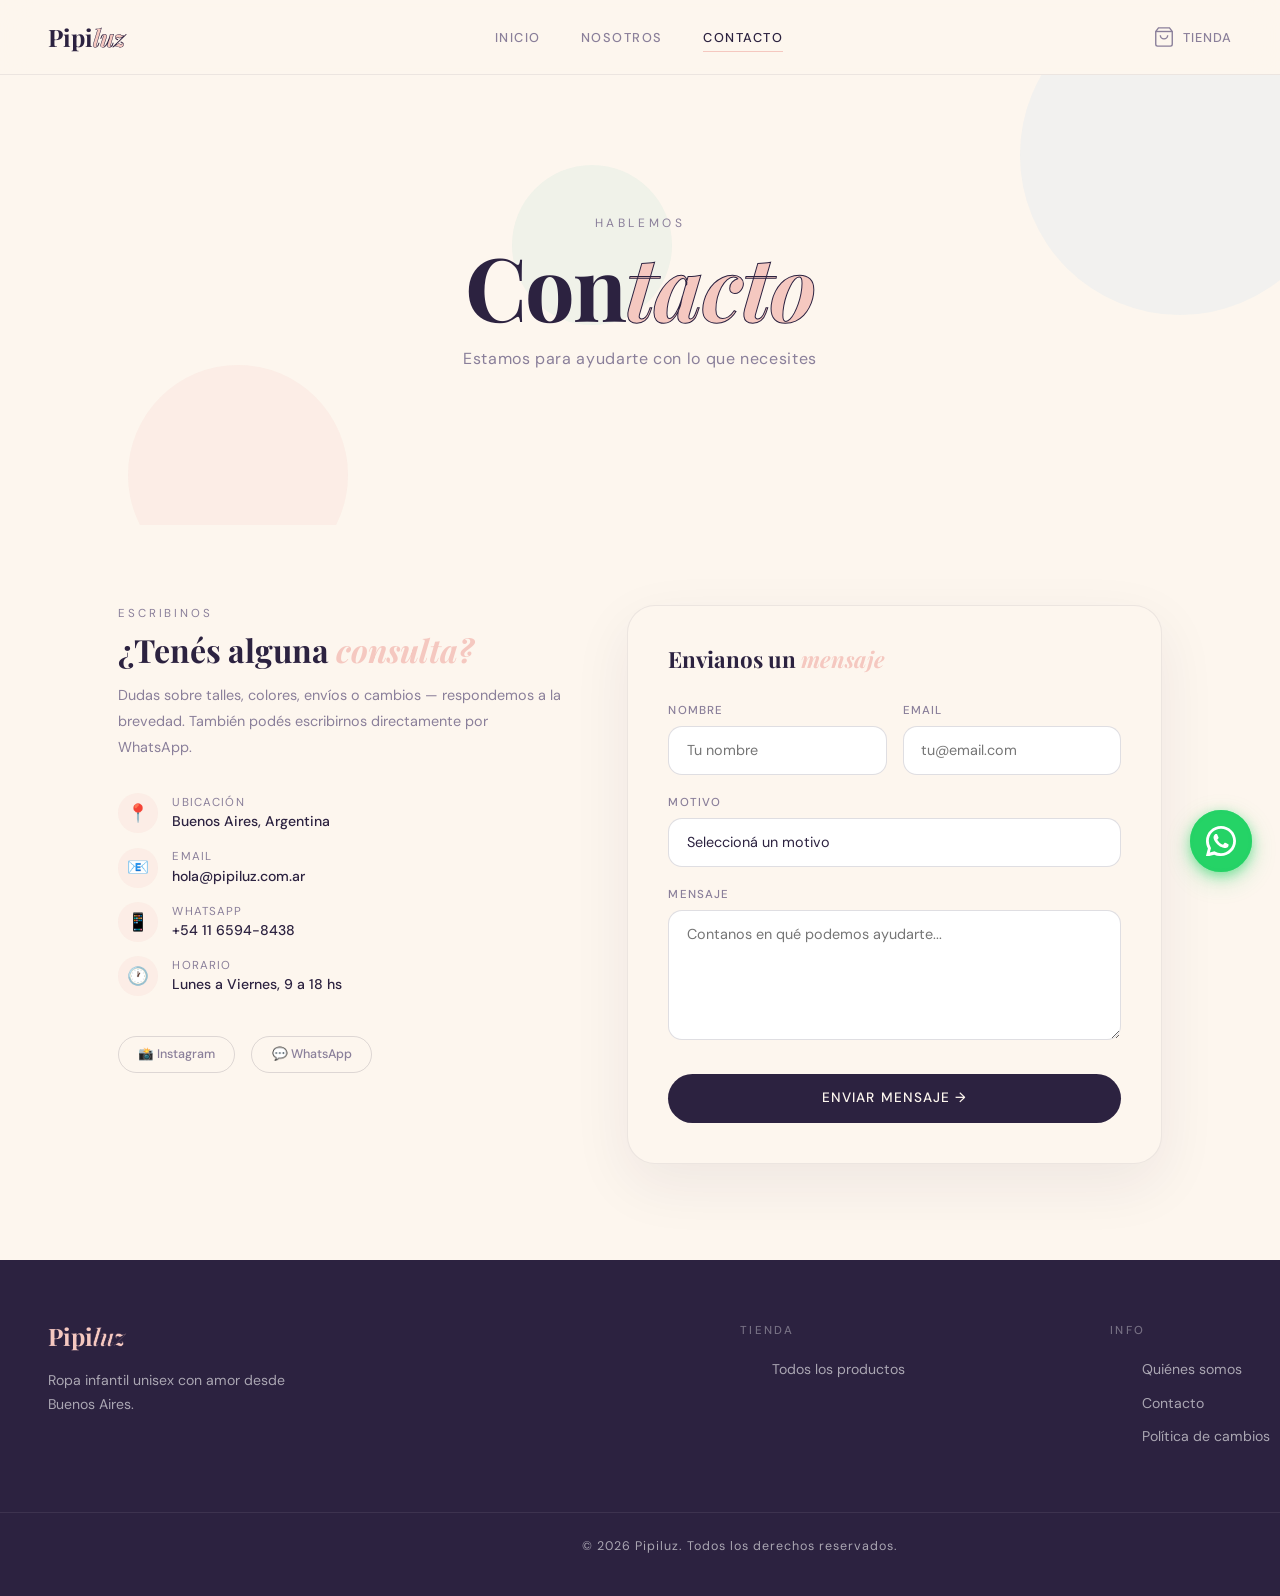
<file: contacto.html>
<!DOCTYPE html>
<html lang="es">
<head>
  <meta charset="UTF-8" />
  <meta name="viewport" content="width=device-width, initial-scale=1.0" />
  <title>Contacto – Pipiluz</title>
  <link rel="preconnect" href="https://fonts.googleapis.com" />
  <link rel="preconnect" href="https://fonts.gstatic.com" crossorigin />
  <link href="https://fonts.googleapis.com/css2?family=Playfair+Display:ital,wght@0,400;0,700;1,400&family=DM+Sans:wght@300;400;500&display=swap" rel="stylesheet" />
  <link href="https://cdn.jsdelivr.net/npm/bootstrap@5.3.3/dist/css/bootstrap.min.css" rel="stylesheet">
  <link rel="stylesheet" href="css/styles.css" />
  <style>
    body { padding-right: 0 !important; }

    /* ===== NAVBAR ===== */
    .con-nav {
      display: flex;
      align-items: center;
      justify-content: space-between;
      padding: 1.2rem 3rem;
      background: rgba(253,246,238,0.95);
      backdrop-filter: blur(16px);
      border-bottom: 1px solid rgba(44,34,64,.08);
      position: sticky;
      top: 0;
      z-index: 100;
    }
    .con-nav__logo {
      font-family: 'Playfair Display', serif;
      font-size: 1.5rem;
      font-weight: 700;
      text-decoration: none;
    }
    .con-nav__links {
      display: flex;
      gap: 2.5rem;
      list-style: none;
      margin: 0; padding: 0;
    }
    .con-nav__links a {
      font-family: 'DM Sans', sans-serif;
      font-size: .8rem;
      font-weight: 500;
      letter-spacing: .12em;
      text-transform: uppercase;
      color: var(--soft);
      text-decoration: none;
      transition: color var(--trans);
      padding-bottom: .3rem;
      border-bottom: 1px solid transparent;
    }
    .con-nav__links a:hover,
    .con-nav__links a.active {
      color: var(--texto);
      border-bottom-color: var(--blush);
    }
    .con-nav__tienda {
      display: flex;
      align-items: center;
      gap: .5rem;
      font-size: .8rem;
      font-weight: 500;
      letter-spacing: .08em;
      text-transform: uppercase;
      color: var(--soft);
      text-decoration: none;
      transition: color var(--trans);
    }
    .con-nav__tienda:hover { color: var(--texto); }
    .con-nav__tienda svg { width: 22px; height: 22px; stroke: currentColor; fill: none; stroke-width: 1.5; }

    /* ===== HERO ===== */
    .con-hero {
      position: relative;
      height: 50vh;
      min-height: 340px;
      display: flex;
      align-items: center;
      justify-content: center;
      overflow: hidden;
      background: var(--cream);
    }
    .con-hero__shapes { position: absolute; inset: 0; pointer-events: none; }
    .con-shape {
      position: absolute;
      border-radius: 50%;
      opacity: .2;
      animation: floatCon 6s ease-in-out infinite;
    }
    .con-shape--1 { width: 320px; height: 320px; background: var(--sky); top: -80px; right: -60px; animation-delay: 0s; }
    .con-shape--2 { width: 220px; height: 220px; background: var(--blush); bottom: -60px; left: 10%; animation-delay: 2s; }
    .con-shape--3 { width: 160px; height: 160px; background: var(--mint); top: 20%; left: 40%; animation-delay: 4s; }
    @keyframes floatCon {
      0%, 100% { transform: translateY(0) scale(1); }
      50% { transform: translateY(-14px) scale(1.04); }
    }
    .con-hero__content {
      position: relative;
      z-index: 5;
      text-align: center;
      padding: 2rem;
      animation: fadeUpCon .8s ease both;
    }
    .con-hero__eyebrow {
      font-size: .75rem;
      letter-spacing: .3em;
      text-transform: uppercase;
      color: var(--soft);
      margin-bottom: .8rem;
    }
    .con-hero__title {
      font-family: 'Playfair Display', serif;
      font-size: clamp(3rem, 8vw, 5.5rem);
      font-weight: 700;
      line-height: .95;
      color: var(--texto);
      letter-spacing: -.02em;
    }
    .con-hero__title em {
      font-style: italic;
      color: var(--blush);
      -webkit-text-stroke: 1px var(--texto);
    }
    .con-hero__sub {
      font-size: 1rem;
      color: var(--soft);
      margin-top: 1.2rem;
      letter-spacing: .04em;
    }
    @keyframes fadeUpCon {
      from { opacity: 0; transform: translateY(24px); }
      to { opacity: 1; transform: translateY(0); }
    }

    /* ===== SECCIÓN CONTACTO ===== */
    .con-section {
      padding: 5rem 3rem 6rem;
      display: grid;
      grid-template-columns: 1fr 1.2fr;
      gap: 4rem;
      align-items: start;
      max-width: 1140px;
      margin: 0 auto;
    }

    /* Info lateral */
    .con-info__eyebrow {
      font-size: .72rem;
      letter-spacing: .25em;
      text-transform: uppercase;
      color: var(--soft);
      margin-bottom: .6rem;
    }
    .con-info__titulo {
      font-family: 'Playfair Display', serif;
      font-size: clamp(1.8rem, 2.5vw, 2.4rem);
      font-weight: 700;
      line-height: 1.1;
      margin-bottom: 1rem;
    }
    .con-info__titulo em { font-style: italic; color: var(--blush); }
    .con-info__desc {
      font-size: .9rem;
      color: var(--soft);
      line-height: 1.8;
      margin-bottom: 2rem;
    }
    .con-datos { display: flex; flex-direction: column; gap: .9rem; margin-bottom: 2.5rem; }
    .con-dato {
      display: flex;
      align-items: center;
      gap: .9rem;
      font-size: .88rem;
      color: var(--texto);
    }
    .con-dato__icono {
      width: 40px; height: 40px;
      border-radius: 50%;
      background: var(--blush);
      opacity: .3;
      display: flex;
      align-items: center;
      justify-content: center;
      font-size: 1.1rem;
      flex-shrink: 0;
    }
    .con-dato__icono { opacity: 1; background: rgba(245,200,192,.2); }
    .con-dato__texto { font-weight: 500; }
    .con-dato__label { font-size: .72rem; letter-spacing: .1em; text-transform: uppercase; color: var(--soft); }

    .con-socials { display: flex; gap: 1rem; }
    .con-social {
      display: flex;
      align-items: center;
      gap: .5rem;
      padding: .5rem 1.2rem;
      border-radius: 50px;
      border: 1px solid rgba(44,34,64,.15);
      font-size: .78rem;
      font-weight: 500;
      color: var(--soft);
      text-decoration: none;
      transition: all var(--trans);
    }
    .con-social:hover { background: var(--texto); color: var(--cream); border-color: var(--texto); }

    /* Formulario */
    .con-form {
      background: var(--cream);
      border-radius: 28px;
      padding: 2.5rem;
      border: 1px solid rgba(44,34,64,.08);
      box-shadow: 0 20px 60px rgba(44,34,64,.07);
    }
    .con-form__titulo {
      font-family: 'Playfair Display', serif;
      font-size: 1.4rem;
      font-weight: 700;
      margin-bottom: 1.8rem;
    }
    .con-form__titulo em { font-style: italic; color: var(--blush); }
    .con-form__group { margin-bottom: 1.2rem; }
    .con-form__label {
      display: block;
      font-size: .72rem;
      letter-spacing: .1em;
      text-transform: uppercase;
      color: var(--soft);
      margin-bottom: .4rem;
      font-weight: 500;
    }
    .con-form__input,
    .con-form__select,
    .con-form__textarea {
      width: 100%;
      padding: .8rem 1.1rem;
      border: 1.5px solid rgba(44,34,64,.15);
      border-radius: 14px;
      font-family: 'DM Sans', sans-serif;
      font-size: .9rem;
      color: var(--texto);
      background: #fff;
      transition: border-color var(--trans), box-shadow var(--trans);
      outline: none;
      appearance: none;
    }
    .con-form__input:focus,
    .con-form__select:focus,
    .con-form__textarea:focus {
      border-color: var(--blush);
      box-shadow: 0 0 0 3px rgba(245,200,192,.2);
    }
    .con-form__textarea { resize: vertical; min-height: 130px; }
    .con-form__row { display: grid; grid-template-columns: 1fr 1fr; gap: 1rem; }
    .con-form__btn {
      width: 100%;
      padding: .9rem;
      border-radius: 50px;
      background: var(--texto);
      color: var(--cream);
      font-family: 'DM Sans', sans-serif;
      font-size: .85rem;
      font-weight: 500;
      letter-spacing: .08em;
      text-transform: uppercase;
      border: none;
      cursor: pointer;
      transition: background var(--trans), transform var(--trans);
      margin-top: .5rem;
    }
    .con-form__btn:hover { background: var(--blush); color: var(--texto); transform: translateY(-2px); }

    /* Toast */
    .toast-pip {
      position: fixed;
      bottom: 2rem;
      left: 50%;
      transform: translateX(-50%) translateY(100px);
      background: var(--texto);
      color: var(--cream);
      padding: .7rem 1.5rem;
      border-radius: 50px;
      font-size: .85rem;
      font-weight: 500;
      box-shadow: 0 8px 24px rgba(0,0,0,.2);
      transition: transform .3s ease, opacity .3s ease;
      opacity: 0;
      z-index: 9998;
      white-space: nowrap;
    }
    .toast-pip.show { transform: translateX(-50%) translateY(0); opacity: 1; }

    @media (max-width: 900px) {
      .con-nav { padding: 1rem 1.5rem; }
      .con-nav__links { display: none; }
      .con-section { grid-template-columns: 1fr; padding: 3rem 1.5rem 4rem; gap: 2.5rem; }
      .con-form__row { grid-template-columns: 1fr; }
      .con-form { padding: 1.8rem; }
    }
  </style>
</head>
<body>

  <!-- NAVBAR -->
  <nav class="con-nav">
    <a href="index.html" class="con-nav__logo">
      <span class="logo__pipi">Pipi</span><em class="logo__luz">luz</em>
    </a>
    <ul class="con-nav__links">
      <li><a href="index.html">Inicio</a></li>
      <li><a href="nosotros.html">Nosotros</a></li>
      <li><a href="contacto.html" class="active">Contacto</a></li>
    </ul>
    <a href="index.html#productos" class="con-nav__tienda">
      <svg viewBox="0 0 24 24">
        <path d="M6 2L3 6v14a2 2 0 002 2h14a2 2 0 002-2V6l-3-4z"/>
        <line x1="3" y1="6" x2="21" y2="6"/>
        <path d="M16 10a4 4 0 01-8 0"/>
      </svg>
      Tienda
    </a>
  </nav>

  <!-- HERO -->
  <section class="con-hero">
    <div class="con-hero__shapes">
      <div class="con-shape con-shape--1"></div>
      <div class="con-shape con-shape--2"></div>
      <div class="con-shape con-shape--3"></div>
    </div>
    <div class="con-hero__content">
      <p class="con-hero__eyebrow">Hablemos</p>
      <h1 class="con-hero__title">Con<em>tacto</em></h1>
      <p class="con-hero__sub">Estamos para ayudarte con lo que necesites</p>
    </div>
  </section>

  <!-- SECCIÓN CONTACTO -->
  <div class="con-section">

    <!-- INFO -->
    <div class="con-info">
      <p class="con-info__eyebrow">Escribinos</p>
      <h2 class="con-info__titulo">¿Tenés alguna <em>consulta?</em></h2>
      <p class="con-info__desc">Dudas sobre talles, colores, envíos o cambios — respondemos a la brevedad. También podés escribirnos directamente por WhatsApp.</p>

      <div class="con-datos">
        <div class="con-dato">
          <div class="con-dato__icono">📍</div>
          <div>
            <div class="con-dato__label">Ubicación</div>
            <div class="con-dato__texto">Buenos Aires, Argentina</div>
          </div>
        </div>
        <div class="con-dato">
          <div class="con-dato__icono">📧</div>
          <div>
            <div class="con-dato__label">Email</div>
            <div class="con-dato__texto">hola@pipiluz.com.ar</div>
          </div>
        </div>
        <div class="con-dato">
          <div class="con-dato__icono">📱</div>
          <div>
            <div class="con-dato__label">WhatsApp</div>
            <div class="con-dato__texto">+54 11 6594-8438</div>
          </div>
        </div>
        <div class="con-dato">
          <div class="con-dato__icono">🕐</div>
          <div>
            <div class="con-dato__label">Horario</div>
            <div class="con-dato__texto">Lunes a Viernes, 9 a 18 hs</div>
          </div>
        </div>
      </div>

      <div class="con-socials">
        <a href="#" class="con-social">📸 Instagram</a>
        <a href="https://wa.me/5491165948438" target="_blank" class="con-social">💬 WhatsApp</a>
      </div>
    </div>

    <!-- FORMULARIO -->
    <div class="con-form">
      <h3 class="con-form__titulo">Envianos un <em>mensaje</em></h3>
      <div class="con-form__row">
        <div class="con-form__group">
          <label class="con-form__label" for="nombre">Nombre</label>
          <input class="con-form__input" type="text" id="nombre" placeholder="Tu nombre" />
        </div>
        <div class="con-form__group">
          <label class="con-form__label" for="email">Email</label>
          <input class="con-form__input" type="email" id="email" placeholder="tu@email.com" />
        </div>
      </div>
      <div class="con-form__group">
        <label class="con-form__label" for="asunto">Motivo</label>
        <select class="con-form__select" id="asunto">
          <option value="">Seleccioná un motivo</option>
          <option>Consulta sobre un producto</option>
          <option>Talles y medidas</option>
          <option>Cambio o devolución</option>
          <option>Seguimiento de pedido</option>
          <option>Otro</option>
        </select>
      </div>
      <div class="con-form__group">
        <label class="con-form__label" for="mensaje">Mensaje</label>
        <textarea class="con-form__textarea" id="mensaje" placeholder="Contanos en qué podemos ayudarte..."></textarea>
      </div>
      <button class="con-form__btn" id="btnEnviar">Enviar mensaje →</button>
    </div>

  </div>

  <!-- FOOTER -->
  <footer class="footer">
    <div class="footer__inner">
      <div class="footer__brand">
        <a href="index.html" class="footer__logo-text">
          <span class="logo__pipi">Pipi</span><em class="logo__luz">luz</em>
        </a>
        <p>Ropa infantil unisex con amor desde Buenos Aires.</p>
      </div>
      <div class="footer__col">
        <h4>Tienda</h4>
        <ul><li><a href="index.html#productos">Todos los productos</a></li></ul>
      </div>
      <div class="footer__col">
        <h4>Info</h4>
        <ul>
          <li><a href="nosotros.html">Quiénes somos</a></li>
          <li><a href="contacto.html">Contacto</a></li>
          <li><a href="#">Política de cambios</a></li>
        </ul>
      </div>
    </div>
    <div class="footer__copy">
      <p>© 2026 Pipiluz. Todos los derechos reservados.</p>
    </div>
  </footer>

  <!-- WhatsApp -->
  <a href="https://wa.me/5491165948438?text=Hola!%20Visit%C3%A9%20la%20tienda%20y%20me%20interesa%20realizar%20un%20pedido%20%F0%9F%9B%8D%EF%B8%8F"
     class="whatsapp-float" target="_blank" rel="noopener noreferrer" aria-label="Contactar por WhatsApp">
    <span class="whatsapp-tooltip">¿Consultas? Escribinos</span>
    <svg xmlns="http://www.w3.org/2000/svg" viewBox="0 0 24 24" width="30" height="30" fill="white">
      <path d="M17.472 14.382c-.297-.149-1.758-.867-2.03-.967-.273-.099-.471-.148-.67.15-.197.297-.767.966-.94 1.164-.173.199-.347.223-.644.075-.297-.15-1.255-.463-2.39-1.475-.883-.788-1.48-1.761-1.653-2.059-.173-.297-.018-.458.13-.606.134-.133.298-.347.446-.52.149-.174.198-.298.298-.497.099-.198.05-.371-.025-.52-.075-.149-.669-1.612-.916-2.207-.242-.579-.487-.5-.669-.51-.173-.008-.371-.01-.57-.01-.198 0-.52.074-.792.372-.272.297-1.04 1.016-1.04 2.479 0 1.462 1.065 2.875 1.213 3.074.149.198 2.096 3.2 5.077 4.487.709.306 1.262.489 1.694.625.712.227 1.36.195 1.871.118.571-.085 1.758-.719 2.006-1.413.248-.694.248-1.289.173-1.413-.074-.124-.272-.198-.57-.347z"/>
      <path d="M12 0C5.373 0 0 5.373 0 12c0 2.124.558 4.17 1.535 5.943L.057 23.526a.75.75 0 0 0 .917.917l5.584-1.478A11.944 11.944 0 0 0 12 24c6.627 0 12-5.373 12-12S18.627 0 12 0zm0 21.75a9.694 9.694 0 0 1-4.943-1.353l-.355-.211-3.664.968.983-3.595-.232-.371A9.699 9.699 0 0 1 2.25 12C2.25 6.615 6.615 2.25 12 2.25S21.75 6.615 21.75 12 17.385 21.75 12 21.75z"/>
    </svg>
  </a>

  <div class="toast-pip" id="toastPip"></div>

  <script src="https://cdn.jsdelivr.net/npm/bootstrap@5.3.3/dist/js/bootstrap.bundle.min.js"></script>
  <script>
    function toast(msg) {
      const t = document.getElementById("toastPip");
      t.textContent = msg;
      t.classList.add("show");
      setTimeout(() => t.classList.remove("show"), 2500);
    }

    document.getElementById("btnEnviar").addEventListener("click", () => {
      const nombre = document.getElementById("nombre").value.trim();
      const email = document.getElementById("email").value.trim();
      const mensaje = document.getElementById("mensaje").value.trim();

      if (!nombre || !email) {
        toast("⚠️ Por favor completá nombre y email.");
        return;
      }
      if (!mensaje) {
        toast("⚠️ Escribí tu mensaje antes de enviar.");
        return;
      }

      toast("✅ ¡Mensaje enviado! Te respondemos pronto.");
      document.getElementById("nombre").value = "";
      document.getElementById("email").value = "";
      document.getElementById("asunto").value = "";
      document.getElementById("mensaje").value = "";
    });
  </script>

</body>
</html>
</file>
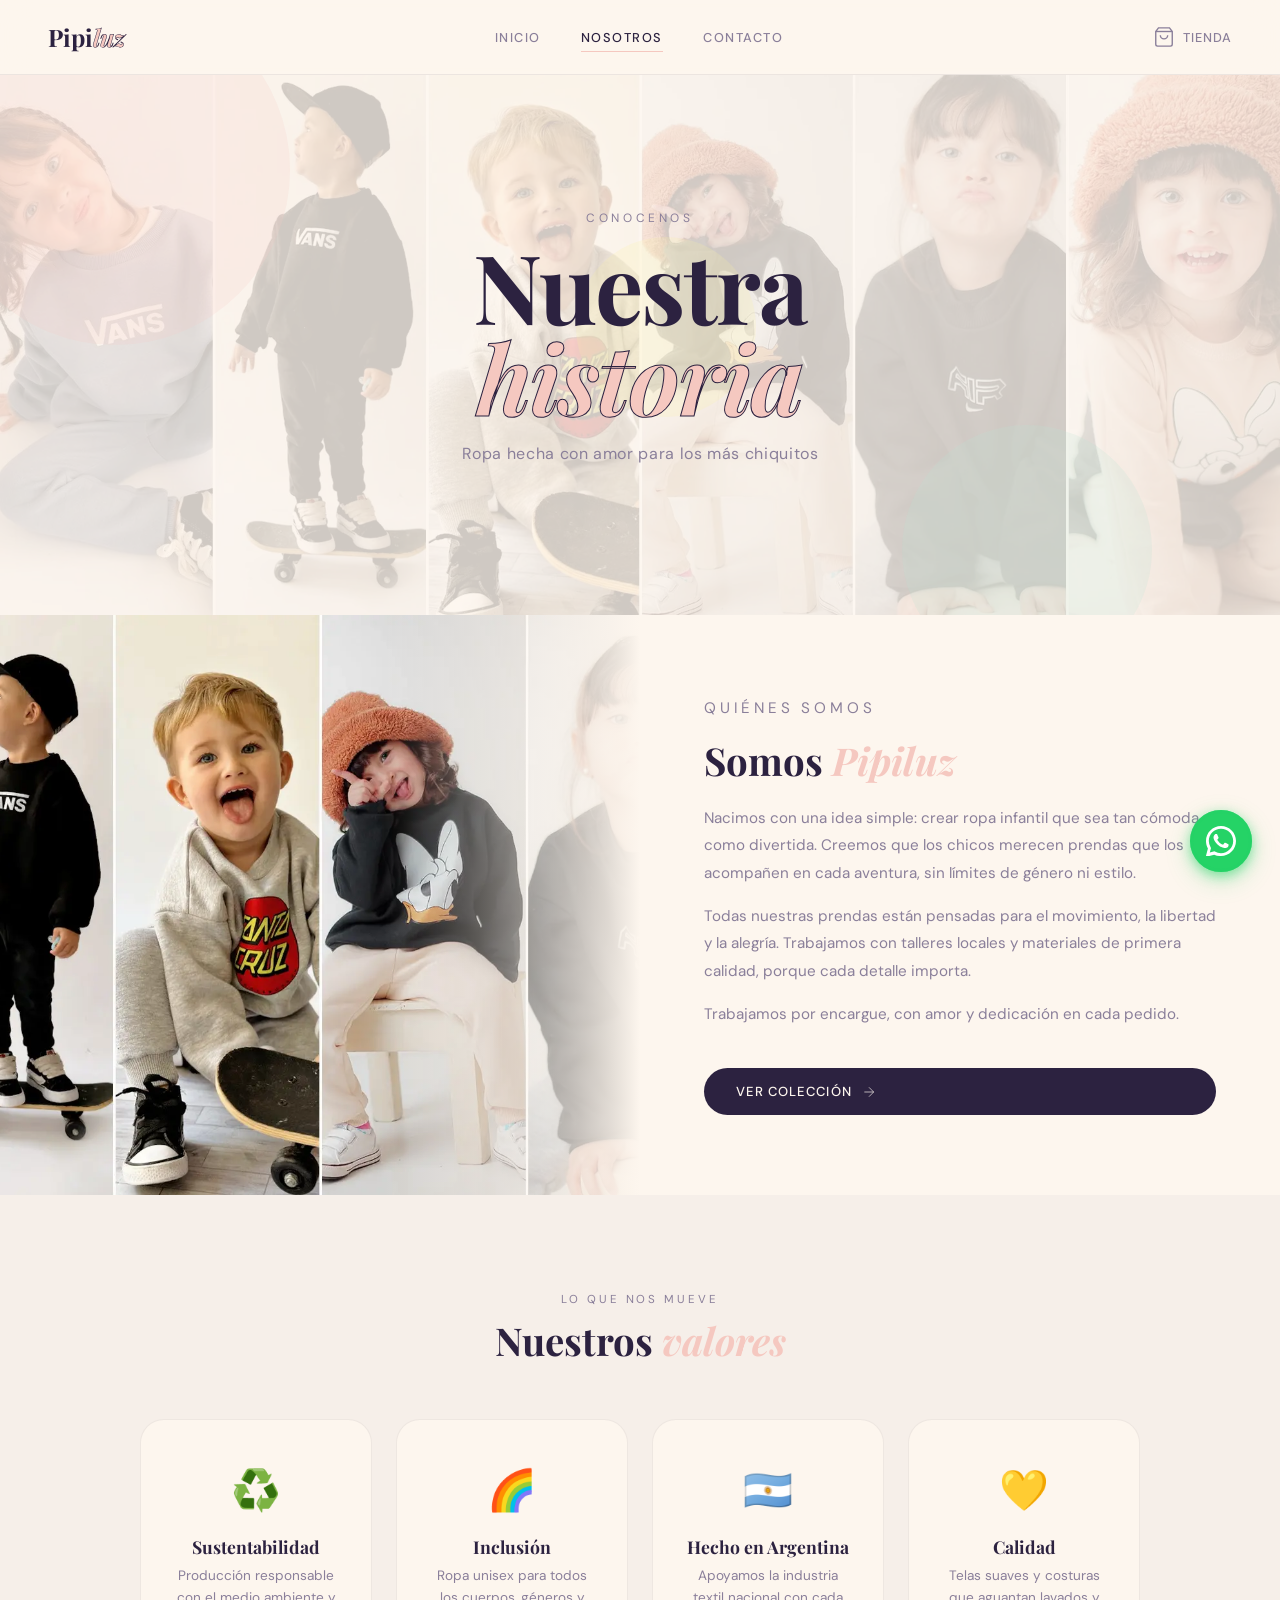
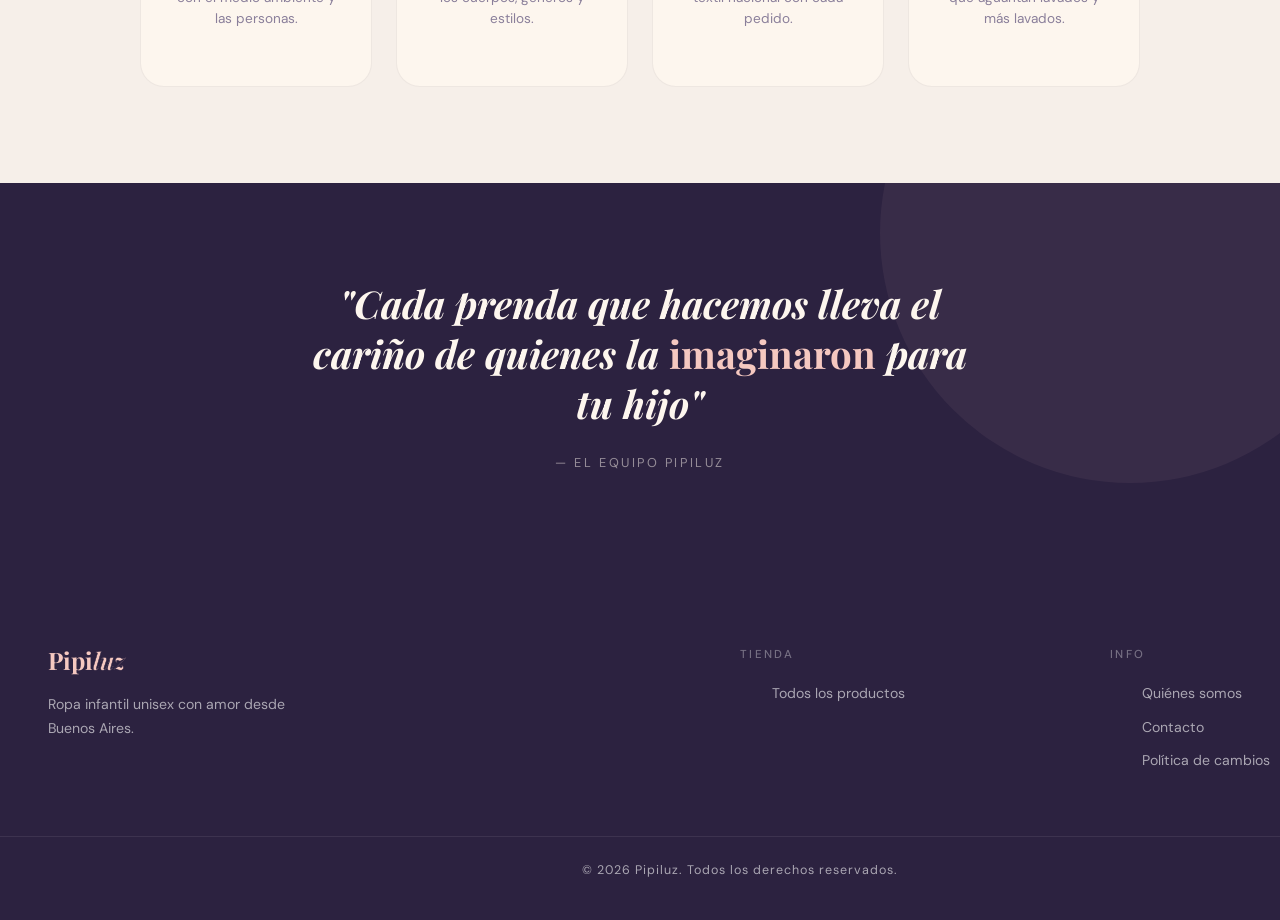
<file: nosotros.html>
<!DOCTYPE html>
<html lang="es">
<head>
  <meta charset="UTF-8" />
  <meta name="viewport" content="width=device-width, initial-scale=1.0" />
  <title>Nosotros – Pipiluz</title>
  <link rel="preconnect" href="https://fonts.googleapis.com" />
  <link rel="preconnect" href="https://fonts.gstatic.com" crossorigin />
  <link href="https://fonts.googleapis.com/css2?family=Playfair+Display:ital,wght@0,400;0,700;1,400&family=DM+Sans:wght@300;400;500&display=swap" rel="stylesheet" />
  <link href="https://cdn.jsdelivr.net/npm/bootstrap@5.3.3/dist/css/bootstrap.min.css" rel="stylesheet">
  <link rel="stylesheet" href="css/styles.css" />
  <style>
    body { padding-right: 0 !important; }

    /* ===== NAVBAR ===== */
    .nos-nav {
      display: flex;
      align-items: center;
      justify-content: space-between;
      padding: 1.2rem 3rem;
      background: rgba(253,246,238,0.95);
      backdrop-filter: blur(16px);
      border-bottom: 1px solid rgba(44,34,64,.08);
      position: sticky;
      top: 0;
      z-index: 100;
    }
    .nos-nav__logo {
      font-family: 'Playfair Display', serif;
      font-size: 1.5rem;
      font-weight: 700;
      text-decoration: none;
    }
    .nos-nav__links {
      display: flex;
      gap: 2.5rem;
      list-style: none;
      margin: 0; padding: 0;
    }
    .nos-nav__links a {
      font-family: 'DM Sans', sans-serif;
      font-size: .8rem;
      font-weight: 500;
      letter-spacing: .12em;
      text-transform: uppercase;
      color: var(--soft);
      text-decoration: none;
      transition: color var(--trans);
      padding-bottom: .3rem;
      border-bottom: 1px solid transparent;
    }
    .nos-nav__links a:hover,
    .nos-nav__links a.active {
      color: var(--texto);
      border-bottom-color: var(--blush);
    }
    .nos-nav__cart {
      display: flex;
      align-items: center;
      gap: .5rem;
      font-size: .8rem;
      font-weight: 500;
      letter-spacing: .08em;
      text-transform: uppercase;
      color: var(--soft);
      text-decoration: none;
      transition: color var(--trans);
    }
    .nos-nav__cart:hover { color: var(--texto); }
    .nos-nav__cart svg { width: 22px; height: 22px; stroke: currentColor; fill: none; stroke-width: 1.5; }
    .nos-nav__cart .cart-badge { background: var(--blush); color: var(--texto); font-size: .6rem; font-weight: 700; width: 18px; height: 18px; border-radius: 50%; display: flex; align-items: center; justify-content: center; }

    /* ===== HERO ===== */
    .nos-hero {
      position: relative;
      height: 60vh;
      min-height: 400px;
      display: flex;
      align-items: center;
      justify-content: center;
      overflow: hidden;
      background: var(--cream);
    }
    .nos-hero__bg {
      position: absolute;
      inset: 0;
      background-image: url('img/pipiluz_hero_collage.webp');
      background-size: cover;
      background-position: center;
      opacity: .18;
    }
    .nos-hero__shapes {
      position: absolute;
      inset: 0;
      pointer-events: none;
    }
    .nos-shape {
      position: absolute;
      border-radius: 50%;
      opacity: .2;
      animation: floatNos 6s ease-in-out infinite;
    }
    .nos-shape--1 { width: 350px; height: 350px; background: var(--blush); top: -80px; left: -60px; animation-delay: 0s; }
    .nos-shape--2 { width: 250px; height: 250px; background: var(--mint); bottom: -60px; right: 10%; animation-delay: 2s; }
    .nos-shape--3 { width: 180px; height: 180px; background: var(--lemon); top: 30%; left: 45%; animation-delay: 4s; }
    @keyframes floatNos {
      0%, 100% { transform: translateY(0) scale(1); }
      50% { transform: translateY(-16px) scale(1.04); }
    }
    .nos-hero__content {
      position: relative;
      z-index: 5;
      text-align: center;
      padding: 2rem;
      animation: fadeUpNos .8s ease both;
    }
    .nos-hero__eyebrow {
      font-size: .75rem;
      letter-spacing: .3em;
      text-transform: uppercase;
      color: var(--soft);
      margin-bottom: .8rem;
    }
    .nos-hero__title {
      font-family: 'Playfair Display', serif;
      font-size: clamp(3rem, 8vw, 6rem);
      font-weight: 700;
      line-height: .95;
      color: var(--texto);
      letter-spacing: -.02em;
    }
    .nos-hero__title em {
      font-style: italic;
      color: var(--blush);
      -webkit-text-stroke: 1px var(--texto);
    }
    .nos-hero__sub {
      font-size: 1rem;
      color: var(--soft);
      margin-top: 1.2rem;
      letter-spacing: .04em;
    }
    @keyframes fadeUpNos {
      from { opacity: 0; transform: translateY(24px); }
      to { opacity: 1; transform: translateY(0); }
    }

    /* ===== SECCIÓN QUIÉNES SOMOS ===== */
    .nos-quienes {
      display: grid;
      grid-template-columns: 1fr 1fr;
      gap: 0;
      min-height: 500px;
    }
    .nos-quienes__img {
      position: relative;
      overflow: hidden;
      background: var(--blush);
    }
    .nos-quienes__img img {
      width: 100%;
      height: 100%;
      object-fit: cover;
      transition: transform .6s ease;
    }
    .nos-quienes__img:hover img { transform: scale(1.04); }
    .nos-quienes__img__overlay {
      position: absolute;
      inset: 0;
      background: linear-gradient(to right, transparent 60%, var(--cream));
    }
    .nos-quienes__texto {
      padding: 5rem 4rem;
      display: flex;
      flex-direction: column;
      justify-content: center;
      background: var(--cream);
    }
    .nos-quienes__eyebrow {
      font-size: .72rem;
      letter-spacing: .25em;
      text-transform: uppercase;
      color: var(--soft);
      margin-bottom: .8rem;
    }
    .nos-quienes__titulo {
      font-family: 'Playfair Display', serif;
      font-size: clamp(2rem, 3vw, 2.8rem);
      font-weight: 700;
      line-height: 1.1;
      margin-bottom: 1.5rem;
    }
    .nos-quienes__titulo em { font-style: italic; color: var(--blush); }
    .nos-quienes__texto p {
      font-size: .95rem;
      color: var(--soft);
      line-height: 1.8;
      margin-bottom: 1rem;
    }
    .nos-cta {
      display: inline-flex;
      align-items: center;
      gap: .6rem;
      margin-top: 1.5rem;
      padding: .85rem 2rem;
      background: var(--texto);
      color: var(--cream);
      border-radius: 50px;
      font-size: .82rem;
      font-weight: 500;
      letter-spacing: .08em;
      text-transform: uppercase;
      text-decoration: none;
      transition: transform var(--trans), box-shadow var(--trans);
    }
    .nos-cta:hover { transform: translateY(-3px); box-shadow: 0 12px 32px rgba(44,34,64,.2); color: var(--cream); }
    .nos-cta svg { width: 16px; height: 16px; stroke: currentColor; fill: none; transition: transform var(--trans); }
    .nos-cta:hover svg { transform: translateX(4px); }

    /* ===== VALORES ===== */
    .nos-valores {
      padding: 6rem 3rem;
      background: rgba(44,34,64,.03);
    }
    .nos-valores__header {
      text-align: center;
      margin-bottom: 3.5rem;
    }
    .nos-valores__eyebrow {
      font-size: .72rem;
      letter-spacing: .25em;
      text-transform: uppercase;
      color: var(--soft);
      margin-bottom: .5rem;
    }
    .nos-valores__titulo {
      font-family: 'Playfair Display', serif;
      font-size: clamp(1.8rem, 3vw, 2.5rem);
      font-weight: 700;
    }
    .nos-valores__titulo em { font-style: italic; color: var(--blush); }
    .nos-valores__grid {
      display: grid;
      grid-template-columns: repeat(auto-fit, minmax(220px, 1fr));
      gap: 1.5rem;
      max-width: 1000px;
      margin: 0 auto;
    }
    .valor-card {
      background: var(--cream);
      border-radius: 24px;
      padding: 2.5rem 2rem;
      text-align: center;
      border: 1px solid rgba(44,34,64,.07);
      transition: transform var(--trans), box-shadow var(--trans);
    }
    .valor-card:hover {
      transform: translateY(-6px);
      box-shadow: 0 20px 50px rgba(44,34,64,.1);
    }
    .valor-card__icono { font-size: 2.5rem; margin-bottom: 1rem; }
    .valor-card__titulo {
      font-family: 'Playfair Display', serif;
      font-size: 1.1rem;
      font-weight: 700;
      margin-bottom: .5rem;
    }
    .valor-card__desc { font-size: .85rem; color: var(--soft); line-height: 1.6; }

    /* ===== FRASE ===== */
    .nos-frase {
      padding: 6rem 3rem;
      text-align: center;
      background: var(--texto);
      color: var(--cream);
      position: relative;
      overflow: hidden;
    }
    .nos-frase::before {
      content: '';
      position: absolute;
      width: 500px; height: 500px;
      border-radius: 50%;
      background: var(--blush);
      opacity: .06;
      right: -100px; top: -200px;
    }
    .nos-frase__cita {
      font-family: 'Playfair Display', serif;
      font-size: clamp(1.5rem, 3vw, 2.5rem);
      font-weight: 700;
      font-style: italic;
      max-width: 700px;
      margin: 0 auto 1.5rem;
      line-height: 1.3;
      position: relative;
      z-index: 1;
    }
    .nos-frase__cita em { color: var(--blush); font-style: normal; }
    .nos-frase__autor {
      font-size: .8rem;
      letter-spacing: .2em;
      text-transform: uppercase;
      opacity: .5;
      position: relative;
      z-index: 1;
    }

    /* ===== FOOTER ===== */
    @media (max-width: 900px) {
      .nos-nav { padding: 1rem 1.5rem; }
      .nos-nav__links { display: none; }
      .nos-quienes { grid-template-columns: 1fr; }
      .nos-quienes__img { height: 300px; }
      .nos-quienes__img__overlay { background: linear-gradient(to top, var(--cream) 0%, transparent 60%); }
      .nos-quienes__texto { padding: 3rem 1.5rem; }
      .nos-valores { padding: 4rem 1.5rem; }
      .nos-frase { padding: 4rem 1.5rem; }
    }
  </style>
</head>
<body>

  <!-- NAVBAR -->
  <nav class="nos-nav">
    <a href="index.html" class="nos-nav__logo">
      <span class="logo__pipi">Pipi</span><em class="logo__luz">luz</em>
    </a>
    <ul class="nos-nav__links">
      <li><a href="index.html">Inicio</a></li>
      <li><a href="nosotros.html" class="active">Nosotros</a></li>
      <li><a href="contacto.html">Contacto</a></li>
    </ul>
    <a href="index.html#productos" class="nos-nav__cart">
      <svg viewBox="0 0 24 24">
        <path d="M6 2L3 6v14a2 2 0 002 2h14a2 2 0 002-2V6l-3-4z"/>
        <line x1="3" y1="6" x2="21" y2="6"/>
        <path d="M16 10a4 4 0 01-8 0"/>
      </svg>
      Tienda
    </a>
  </nav>

  <!-- HERO -->
  <section class="nos-hero">
    <div class="nos-hero__bg"></div>
    <div class="nos-hero__shapes">
      <div class="nos-shape nos-shape--1"></div>
      <div class="nos-shape nos-shape--2"></div>
      <div class="nos-shape nos-shape--3"></div>
    </div>
    <div class="nos-hero__content">
      <p class="nos-hero__eyebrow">Conocenos</p>
      <h1 class="nos-hero__title">Nuestra<br><em>historia</em></h1>
      <p class="nos-hero__sub">Ropa hecha con amor para los más chiquitos</p>
    </div>
  </section>

  <!-- QUIÉNES SOMOS -->
  <div class="nos-quienes">
    <div class="nos-quienes__img">
      <img src="img/pipiluz_hero_collage.webp" alt="Pipiluz ropa infantil" loading="lazy">
      <div class="nos-quienes__img__overlay"></div>
    </div>
    <div class="nos-quienes__texto">
      <p class="nos-quienes__eyebrow">Quiénes somos</p>
      <h2 class="nos-quienes__titulo">Somos <em>Pipiluz</em></h2>
      <p>Nacimos con una idea simple: crear ropa infantil que sea tan cómoda como divertida. Creemos que los chicos merecen prendas que los acompañen en cada aventura, sin límites de género ni estilo.</p>
      <p>Todas nuestras prendas están pensadas para el movimiento, la libertad y la alegría. Trabajamos con talleres locales y materiales de primera calidad, porque cada detalle importa.</p>
      <p>Trabajamos por encargue, con amor y dedicación en cada pedido.</p>
      <a href="index.html#productos" class="nos-cta">
        Ver colección
        <svg viewBox="0 0 24 24"><line x1="5" y1="12" x2="19" y2="12"/><polyline points="12 5 19 12 12 19"/></svg>
      </a>
    </div>
  </div>

  <!-- VALORES -->
  <section class="nos-valores">
    <div class="nos-valores__header">
      <p class="nos-valores__eyebrow">Lo que nos mueve</p>
      <h2 class="nos-valores__titulo">Nuestros <em>valores</em></h2>
    </div>
    <div class="nos-valores__grid">
      <div class="valor-card">
        <div class="valor-card__icono">♻️</div>
        <h3 class="valor-card__titulo">Sustentabilidad</h3>
        <p class="valor-card__desc">Producción responsable con el medio ambiente y las personas.</p>
      </div>
      <div class="valor-card">
        <div class="valor-card__icono">🌈</div>
        <h3 class="valor-card__titulo">Inclusión</h3>
        <p class="valor-card__desc">Ropa unisex para todos los cuerpos, géneros y estilos.</p>
      </div>
      <div class="valor-card">
        <div class="valor-card__icono">🇦🇷</div>
        <h3 class="valor-card__titulo">Hecho en Argentina</h3>
        <p class="valor-card__desc">Apoyamos la industria textil nacional con cada pedido.</p>
      </div>
      <div class="valor-card">
        <div class="valor-card__icono">💛</div>
        <h3 class="valor-card__titulo">Calidad</h3>
        <p class="valor-card__desc">Telas suaves y costuras que aguantan lavados y más lavados.</p>
      </div>
    </div>
  </section>

  <!-- FRASE -->
  <section class="nos-frase">
    <p class="nos-frase__cita">"Cada prenda que hacemos lleva el cariño de quienes la <em>imaginaron</em> para tu hijo"</p>
    <p class="nos-frase__autor">— El equipo Pipiluz</p>
  </section>

  <!-- FOOTER -->
  <footer class="footer">
    <div class="footer__inner">
      <div class="footer__brand">
        <a href="index.html" class="footer__logo-text">
          <span class="logo__pipi">Pipi</span><em class="logo__luz">luz</em>
        </a>
        <p>Ropa infantil unisex con amor desde Buenos Aires.</p>
      </div>
      <div class="footer__col">
        <h4>Tienda</h4>
        <ul><li><a href="index.html#productos">Todos los productos</a></li></ul>
      </div>
      <div class="footer__col">
        <h4>Info</h4>
        <ul>
          <li><a href="nosotros.html">Quiénes somos</a></li>
          <li><a href="contacto.html">Contacto</a></li>
          <li><a href="#">Política de cambios</a></li>
        </ul>
      </div>
    </div>
    <div class="footer__copy">
      <p>© 2026 Pipiluz. Todos los derechos reservados.</p>
    </div>
  </footer>

  <!-- WhatsApp -->
  <a href="https://wa.me/5491165948438?text=Hola!%20Visit%C3%A9%20la%20tienda%20y%20me%20interesa%20realizar%20un%20pedido%20%F0%9F%9B%8D%EF%B8%8F"
     class="whatsapp-float" target="_blank" rel="noopener noreferrer" aria-label="Contactar por WhatsApp">
    <span class="whatsapp-tooltip">¿Consultas? Escribinos</span>
    <svg xmlns="http://www.w3.org/2000/svg" viewBox="0 0 24 24" width="30" height="30" fill="white">
      <path d="M17.472 14.382c-.297-.149-1.758-.867-2.03-.967-.273-.099-.471-.148-.67.15-.197.297-.767.966-.94 1.164-.173.199-.347.223-.644.075-.297-.15-1.255-.463-2.39-1.475-.883-.788-1.48-1.761-1.653-2.059-.173-.297-.018-.458.13-.606.134-.133.298-.347.446-.52.149-.174.198-.298.298-.497.099-.198.05-.371-.025-.52-.075-.149-.669-1.612-.916-2.207-.242-.579-.487-.5-.669-.51-.173-.008-.371-.01-.57-.01-.198 0-.52.074-.792.372-.272.297-1.04 1.016-1.04 2.479 0 1.462 1.065 2.875 1.213 3.074.149.198 2.096 3.2 5.077 4.487.709.306 1.262.489 1.694.625.712.227 1.36.195 1.871.118.571-.085 1.758-.719 2.006-1.413.248-.694.248-1.289.173-1.413-.074-.124-.272-.198-.57-.347z"/>
      <path d="M12 0C5.373 0 0 5.373 0 12c0 2.124.558 4.17 1.535 5.943L.057 23.526a.75.75 0 0 0 .917.917l5.584-1.478A11.944 11.944 0 0 0 12 24c6.627 0 12-5.373 12-12S18.627 0 12 0zm0 21.75a9.694 9.694 0 0 1-4.943-1.353l-.355-.211-3.664.968.983-3.595-.232-.371A9.699 9.699 0 0 1 2.25 12C2.25 6.615 6.615 2.25 12 2.25S21.75 6.615 21.75 12 17.385 21.75 12 21.75z"/>
    </svg>
  </a>

  <script src="https://cdn.jsdelivr.net/npm/bootstrap@5.3.3/dist/js/bootstrap.bundle.min.js"></script>
</body>
</html>
</file>
<file: css/styles.css>
:root {
  --cream:    #FDF6EE;
  --blush:    #F5C8C0;
  --mint:     #B8E0D2;
  --sky:      #C2DCF0;
  --lemon:    #F9EFA0;
  --lilac:    #D8C8F0;
  --peach:    #F9D5A7;
  --texto:    #2C2240;
  --soft:     #8A7F9A;
  --radio:    20px;
  --trans:    .3s ease;
  --nav-w:    200px;
}

/* ===== RESET ===== */
*, *::before, *::after { box-sizing: border-box; margin: 0; padding: 0; }
html { scroll-behavior: smooth; height: 100%; }
body {
  font-family: 'DM Sans', sans-serif;
  background: var(--cream);
  color: var(--texto);
  overflow-x: hidden;
  min-height: 100vh;
}
a { text-decoration: none; color: inherit; }
ul { list-style: none; }
img { max-width: 100%; display: block; }

/* ===== LAYOUT PRINCIPAL ===== */
.layout {
  display: grid;
  grid-template-columns: var(--nav-w) 1fr;
  grid-template-rows: 1fr auto;
  min-height: 100vh;
}

/* ===== NAV LATERAL DERECHO ===== */
.sidebar {
  position: fixed;
  right: 0;
  top: 0;
  bottom: 0;
  width: var(--nav-w);
  background: rgba(253,246,238,0.92);
  backdrop-filter: blur(16px);
  border-left: 1px solid rgba(44,34,64,.08);
  display: flex;
  flex-direction: column;
  justify-content: space-between;
  padding: 2.5rem 1.8rem;
  z-index: 100;
}

.sidebar__nav ul {
  display: flex;
  flex-direction: column;
  gap: .3rem;
}

.sidebar__nav a {
  font-family: 'DM Sans', sans-serif;
  font-size: .8rem;
  font-weight: 500;
  letter-spacing: .12em;
  text-transform: uppercase;
  color: var(--soft);
  padding: .6rem 0;
  display: block;
  transition: color var(--trans), padding-left var(--trans);
  border-bottom: 1px solid transparent;
}
.sidebar__nav a:hover,
.sidebar__nav a.active {
  color: var(--texto);
  padding-left: .5rem;
}
.sidebar__nav a.active {
  border-bottom-color: var(--blush);
}

.sidebar__cart {
  margin-top: 2rem;
  position: relative;
  display: inline-flex;
  align-items: center;
  gap: .6rem;
  font-size: .8rem;
  font-weight: 500;
  letter-spacing: .08em;
  text-transform: uppercase;
  color: var(--soft);
  cursor: pointer;
  transition: color var(--trans);
}
.sidebar__cart:hover { color: var(--texto); }
.sidebar__cart svg { width: 22px; height: 22px; stroke: currentColor; fill: none; stroke-width: 1.5; }
.cart-badge {
  background: var(--blush);
  color: var(--texto);
  font-size: .6rem;
  font-weight: 700;
  width: 18px; height: 18px;
  border-radius: 50%;
  display: flex;
  align-items: center;
  justify-content: center;
}

.sidebar__socials {
  display: flex;
  flex-direction: column;
  gap: .5rem;
}
.sidebar__socials a {
  font-size: .72rem;
  letter-spacing: .1em;
  text-transform: uppercase;
  color: var(--soft);
  transition: color var(--trans);
}
.sidebar__socials a:hover { color: var(--texto); }

/* ===== CONTENIDO PRINCIPAL ===== */

.main {
  margin-right: var(--nav-w); 
}

/* ===== HERO ===== */
.hero {
  position: relative;
  height: 100vh;
  display: flex;
  align-items: center;
  justify-content: center;
  overflow: hidden;
  margin-right: calc(-1 * var(--nav-w));
  margin-bottom: -70px;
  padding: 0 !important;
}

.hero__bg {
  position: absolute;
  inset: 0;
  z-index: 0;
  background-image: url('../img/pipiluz_hero_collage.webp');
  background-size: contain;
  background-position: center;
  background-repeat: no-repeat;
  background-color: #FDF6EE;
  opacity: 0.5;
}


@keyframes gradientShift {
  0%   { background-position: 0% 50%; }
  50%  { background-position: 100% 50%; }
  100% { background-position: 0% 50%; }
}

/* Formas decorativas hero */
.hero__shapes {
  position: absolute;
  inset: 0;
  pointer-events: none;
  z-index: 1;
}
.shape {
  position: absolute;
  border-radius: 50%;
  opacity: .25;
  animation: float 6s ease-in-out infinite;
}
.shape--1 { width: 320px; height: 320px; background: var(--blush);  top: -80px;  left: -60px;  animation-delay: 0s; }
.shape--2 { width: 200px; height: 200px; background: var(--mint);   bottom: 10%; right: 15%;   animation-delay: 2s; }
.shape--3 { width: 150px; height: 150px; background: var(--lemon);  top: 20%;    left: 40%;    animation-delay: 4s; }
@keyframes float {
  0%, 100% { transform: translateY(0) scale(1); }
  50%       { transform: translateY(-20px) scale(1.05); }
}

/* Logo top left */
.hero__logo {
  position: absolute;
  top: 2rem;
  left: 2rem;
  z-index: 10;
  font-family: 'Playfair Display', serif;
  font-size: 1.5rem;
  font-weight: 700;
  line-height: 1;
  text-decoration: none;
}

.logo__pipi {
color: var(--texto);
}

.logo__luz {
  font-style: italic;
  color: var(--blush);
  -webkit-text-stroke: .5px var(--texto);
}

/* Contenido central */
.hero__center {
  position: relative;
  z-index: 5;
  text-align: center;
  padding: 2rem;
}

.hero__pretitle {
  font-size: 1rem;
  letter-spacing: .3em;
  text-transform: uppercase;
  color: var(--soft);
  margin-bottom: 1.2rem;
  animation: fadeUp .6s ease .2s both;
   font-weight: 600;
   text-shadow: 0 1px 8px rgba(253,246,238,.9);
  }

.hero__title {
  font-family: 'Playfair Display', serif;
  font-size: clamp(5rem, 14vw, 11rem);
  font-weight: 700;
  line-height: .9;
  color: var(--texto);
  letter-spacing: -.02em;
  animation: fadeUp .8s ease .3s both;
}
.hero__title em {
  font-style: italic;
  color: var(--blush);
  -webkit-text-stroke: 1px var(--texto);
}

.hero__slogan {
  font-size: clamp(1.1rem, 2.5vw, 1.4rem);
  color: var(--soft);
  font-weight: 500;
  margin-top: 1.5rem;
  letter-spacing: .04em;
  animation: fadeUp .8s ease .5s both;
  text-shadow: 0 1px 8px rgba(253,246,238,.9);
}

.hero__cta {
  display: inline-flex;
  align-items: center;
  gap: .6rem;
  margin-top: 2.5rem;
  padding: .85rem 2rem;
  background: var(--texto);
  color: var(--cream);
  border-radius: 50px;
  font-size: .85rem;
  font-weight: 500;
  letter-spacing: .08em;
  text-transform: uppercase;
  transition: transform var(--trans), box-shadow var(--trans);
  animation: fadeUp .8s ease .7s both;
}
.hero__cta:hover {
  transform: translateY(-3px);
  box-shadow: 0 12px 32px rgba(44,34,64,.2);
}
.hero__cta svg { width: 16px; height: 16px; stroke: currentColor; fill: none; transition: transform var(--trans); }
.hero__cta:hover svg { transform: translateX(4px); }


/* ===== CATEGORÍAS ===== */
.categorias {
  padding: 2rem 3rem 6rem;
  margin-right: calc(-1 * var(--nav-w));
  width: calc(100% + var(--nav-w));
}
.categorias__header {
  display: flex;
  justify-content: space-between;
  align-items: baseline;
  margin-bottom: 1rem;
}
.section__eyebrow {
  font-size: .72rem;
  letter-spacing: .25em;
  text-transform: uppercase;
  color: var(--soft);
  margin-bottom: .5rem;
}
.section__title {
  font-family: 'Playfair Display', serif;
  font-size: clamp(1.8rem, 3.5vw, 2.8rem);
  font-weight: 700;
  line-height: 1.1;
}
.section__title em { font-style: italic; color: var(--blush); }

.categorias__grid {
  display: grid;
  grid-template-columns: repeat(4, 1fr);
  gap: 1.2rem;
}

.cat {
  position: relative;
  border-radius: var(--radio);
  overflow: hidden;
  aspect-ratio: 3/4;
  display: block;
  cursor: pointer;
}
.cat__img {
  width: 100%;
  height: 100%;
  background-size: cover;
  background-position: center;
  transition: transform .6s ease;
}
/* Paleta pastel por defecto si no hay imagen */
.cat--buzos    .cat__img { background-color: var(--lilac); }
.cat--conjuntos .cat__img { background-color: var(--mint); }
.cat--remeras  .cat__img { background-color: var(--blush); }
.cat--bodys .cat__img { background-color: var(--peach); }

/* Icono placeholder dentro de cat sin imagen */
.cat__placeholder {
  position: absolute;
  inset: 0;
  display: flex;
  align-items: center;
  justify-content: center;
  font-size: 5rem;
  opacity: .3;
  transition: opacity var(--trans);
}
.cat:hover .cat__placeholder { opacity: .15; }

.cat:hover .cat__img { transform: scale(1.06); }
.cat__overlay {
  position: absolute;
  inset: 0;
  background: linear-gradient(to top, rgba(44,34,64,.7) 35%, transparent 100%);
  transition: opacity var(--trans);
}
.cat__info {
  position: absolute;
  bottom: 0; left: 0; right: 0;
  padding: 1.8rem 1.5rem;
}
.cat__tag {
  font-size: .68rem;
  letter-spacing: .18em;
  text-transform: uppercase;
  color: rgba(255,255,255,.6);
  margin-bottom: .4rem;
}
.cat__nombre {
  font-family: 'Playfair Display', serif;
  font-size: 1.8rem;
  font-weight: 700;
  color: #fff;
  margin-bottom: 1rem;
}
.cat__btn {
  display: inline-flex;
  align-items: center;
  gap: .4rem;
  background: rgba(255,255,255,.15);
  backdrop-filter: blur(8px);
  border: 1px solid rgba(255,255,255,.3);
  color: #fff;
  font-size: .75rem;
  font-weight: 500;
  letter-spacing: .1em;
  text-transform: uppercase;
  padding: .55rem 1.2rem;
  border-radius: 50px;
  transition: background var(--trans), border-color var(--trans);
}
.cat:hover .cat__btn {
  background: rgba(255,255,255,.28);
  border-color: rgba(255,255,255,.5);
}

/* ===== GALERÍA PRODUCTOS ===== */
.galeria {
  padding: 4rem 3rem 6rem;
  background: rgba(44,34,64,.03);
}

.galeria__grid {
  display: grid;
  grid-template-columns: repeat(auto-fill, minmax(240px, 1fr));
  gap: 1.5rem;
}
.galeria__item {
  background: var(--cream);
  border-radius: var(--radio);
  overflow: hidden;
  border: 1px solid rgba(44,34,64,.07);
  transition: transform var(--trans), box-shadow var(--trans);
}
.galeria__item:hover {
  transform: translateY(-5px);
  box-shadow: 0 20px 50px rgba(44,34,64,.1);
}
.galeria__img-wrap {
  aspect-ratio: 3/4;
  overflow: hidden;
  background: var(--blush);
  display: flex;
  align-items: center;
  justify-content: center;
  position: relative;
}
.galeria__img-wrap img {
  width: 100%;
  height: 100%;
  object-fit: cover;
  transition: transform .6s ease;
}
.galeria__item:hover .galeria__img-wrap img { transform: scale(1.05); }
.galeria__img-placeholder { font-size: 4rem; opacity: .3; }
.galeria__info { padding: 1.2rem 1.4rem; }
.galeria__cat {
  font-size: .68rem;
  letter-spacing: .15em;
  text-transform: uppercase;
  color: var(--soft);
  margin-bottom: .3rem;
}
.galeria__nombre {
  font-family: 'Playfair Display', serif;
  font-size: 1.05rem;
  font-weight: 700;
  margin-bottom: .4rem;
}
.galeria__desc {
  font-size: .82rem;
  color: var(--soft);
  line-height: 1.5;
  margin-bottom: 1rem;
}
.galeria__footer {
  display: flex;
  align-items: center;
  justify-content: space-between;
}
.galeria__precio {
  font-family: 'Playfair Display', serif;
  font-size: 1.15rem;
  font-weight: 700;
}
.btn-carrito {
  background: var(--texto);
  color: var(--cream);
  border: none;
  border-radius: 50px;
  padding: .5rem 1.1rem;
  font-family: 'DM Sans', sans-serif;
  font-size: .75rem;
  font-weight: 500;
  letter-spacing: .06em;
  cursor: pointer;
  transition: background var(--trans), transform var(--trans);
}
.btn-carrito:hover { background: var(--blush); color: var(--texto); transform: scale(1.03); }

.galeria__badge {
  position: absolute;
  top: 12px;
  left: 12px;
  background: var(--texto);
  color: var(--cream);
  font-size: .72rem;
  font-weight: 600;
  padding: .3rem .8rem;
  border-radius: 50px;
  letter-spacing: .06em;
  z-index: 2;
}

.galeria__precio--original {
  font-size: .9rem;
  color: var(--soft);
  text-decoration: line-through;
  margin-right: .4rem;
}

/* ===== PROMO BANNER ===== */
.promo {
  margin: 0 3rem 6rem;
  background: var(--texto);
  color: var(--cream);
  border-radius: 28px;
  padding: 4rem 4rem;
  display: flex;
  align-items: center;
  justify-content: space-between;
  gap: 2rem;
  overflow: hidden;
  position: relative;
}
.promo::before {
  content: '';
  position: absolute;
  width: 400px; height: 400px;
  border-radius: 50%;
  background: var(--blush);
  opacity: .08;
  right: -100px; top: -150px;
}
.promo__eyebrow {
  font-size: .7rem;
  letter-spacing: .25em;
  text-transform: uppercase;
  color: var(--blush);
  margin-bottom: .6rem;
}
.promo__title {
  font-family: 'Playfair Display', serif;
  font-size: clamp(1.4rem, 2.5vw, 2rem);
  font-weight: 700;
  margin-bottom: .5rem;
}
.promo__desc { font-size: .9rem; opacity: .65; margin-bottom: 1.5rem; }
.promo__btn {
  display: inline-flex;
  align-items: center;
  gap: .5rem;
  background: var(--blush);
  color: var(--texto);
  padding: .8rem 1.8rem;
  border-radius: 50px;
  font-size: .82rem;
  font-weight: 500;
  letter-spacing: .08em;
  text-transform: uppercase;
  transition: transform var(--trans);
}
.promo__btn:hover { transform: translateY(-2px); }
.promo__deco {
  font-size: 5rem;
  opacity: .15;
  flex-shrink: 0;
}

/* ===== FOOTER ===== */
.footer {
  width: calc(100% + var(--nav-w));
  margin-right: calc(-1 * var(--nav-w));
  background: var(--texto);
  color: rgba(255,255,255,.6);
}
.footer__inner {
  display: grid;
  grid-template-columns: 2fr 1fr 1fr;
  gap: 3rem;
  padding: 4rem 3rem 3rem;
}
.footer__brand p {
  font-size: .88rem;
  line-height: 1.7;
  margin-top: 1rem;
  max-width: 28ch;
}

.footer__logo-text {
  font-family: 'Playfair Display', serif;
  font-size: 1.5rem;
  font-weight: 700;
  line-height: 1;
  text-decoration: none;
}

.footer__logo-text .logo__pipi {
  color: var(--blush);
}

.footer__logo-text .logo__luz {
  font-style: italic;
  color: var(--blush);
  -webkit-text-stroke: .5px var(--texto);
}

.footer__copy {
  border-top: 1px solid rgba(255,255,255,.08);
  padding: 1.5rem 3rem;
  display: flex;
  align-items: center;
  justify-content: center;
  font-size: .78rem;
  letter-spacing: .08em;
}

.footer__col h4 {
  font-size: .72rem;
  letter-spacing: .2em;
  text-transform: uppercase;
  color: rgba(255,255,255,.35);
  margin-bottom: 1.2rem;
}
.footer__col ul { display: flex; flex-direction: column; gap: .6rem; }
.footer__col a {
  font-size: .88rem;
  transition: color var(--trans);
}
.footer__col a:hover { color: var(--blush); }

/* Socials en sidebar inferior */
.sidebar__bottom { display: flex; flex-direction: column; gap: 1rem; }
.sidebar__copy {
  font-size: .62rem;
  color: var(--soft);
  opacity: .6;
  letter-spacing: .06em;
  line-height: 1.5;
}
.hamburger {
  position: fixed;
  top: 1.5rem;
  right: 1.5rem;
  z-index: 200;
  display: none;
  background: var(--cream);
  border: 1px solid rgba(44,34,64,.15);
  border-radius: 8px;
  padding: .4rem .6rem;
}

@media (max-width: 900px) {
  .hamburger { display: block !important; }
}

/* ===== ANIMACIONES ===== */
@keyframes fadeUp {
  from { opacity: 0; transform: translateY(28px); }
  to   { opacity: 1; transform: translateY(0); }
}
@keyframes fadeIn {
  from { opacity: 0; }
  to   { opacity: 1; }
}

/* ===== RESPONSIVE ===== */
@media (max-width: 900px) {
  :root { --nav-w: 0px; }
  .sidebar {
    display: none;
  }
  .main { margin-right: 0; }
  .footer { margin-right: 0; }
  .categorias__grid { grid-template-columns: 1fr 1fr; }
  .promo { flex-direction: column; margin: 0 1.5rem 4rem; padding: 2.5rem 2rem; }
  .categorias { padding: 4rem 1.5rem; }
  .galeria { padding: 3rem 1.5rem 4rem; }
}

@media (max-width: 600px) {
  .categorias__grid { grid-template-columns: 1fr 1fr; }
  .footer__inner { grid-template-columns: 1fr; padding: 3rem 1.5rem; }
}
/* ===========================
   BOTÓN FLOTANTE DE WHATSAPP
   =========================== */
.whatsapp-float {
    position: fixed;
    bottom: 28px;
    right: 28px;
    z-index: 9999;
    display: flex;
    align-items: center;
    justify-content: center;
    width: 62px;
    height: 62px;
    border-radius: 50%;
    background-color: #25D366;
    color: #fff;
    text-decoration: none;
    font-size: 2rem;
    box-shadow:
        0 4px 12px rgba(37, 211, 102, 0.5),
        0 8px 24px rgba(37, 211, 102, 0.25);
    transition:
        transform 0.25s cubic-bezier(0.34, 1.56, 0.64, 1),
        box-shadow 0.25s ease,
        background-color 0.2s ease;
    animation: whatsapp-bounce-in 0.6s cubic-bezier(0.34, 1.56, 0.64, 1) both;
}
.whatsapp-float:hover {
    background-color: #1ebe5d;
    transform: scale(1.12) translateY(-3px);
    box-shadow:
        0 8px 20px rgba(37, 211, 102, 0.6),
        0 14px 36px rgba(37, 211, 102, 0.3);
}
.whatsapp-float:active {
    transform: scale(0.96);
}
.whatsapp-tooltip {
    position: absolute;
    right: 72px;
    top: 50%;
    transform: translateY(-50%);
    background-color: #111;
    color: #fff;
    font-family: "Nunito", sans-serif;
    font-size: 0.8rem;
    font-weight: 500;
    white-space: nowrap;
    padding: 6px 12px;
    border-radius: 8px;
    opacity: 0;
    pointer-events: none;
    transition: opacity 0.2s ease, transform 0.2s ease;
    transform: translateY(-50%) translateX(6px);
}
.whatsapp-tooltip::after {
    content: '';
    position: absolute;
    left: 100%;
    top: 50%;
    transform: translateY(-50%);
    border: 6px solid transparent;
    border-left-color: #111;
}
.whatsapp-float:hover .whatsapp-tooltip {
    opacity: 1;
    transform: translateY(-50%) translateX(0);
}
.whatsapp-float::after {
    content: '';
    position: absolute;
    inset: 0;
    border-radius: 50%;
    border: 3px solid rgba(37, 211, 102, 0.6);
    animation: whatsapp-pulse 2.2s ease-out infinite;
}
@keyframes whatsapp-pulse {
    0%   { transform: scale(1);    opacity: 0.8; }
    70%  { transform: scale(1.55); opacity: 0; }
    100% { transform: scale(1.55); opacity: 0; }
}
@keyframes whatsapp-bounce-in {
    0%   { opacity: 0; transform: scale(0.4); }
    100% { opacity: 1; transform: scale(1); }
}
@media (max-width: 768px) {
    .whatsapp-float {
        width: 54px;
        height: 54px;
        font-size: 1.7rem;
        bottom: 20px;
        right: 20px;
    }
    .whatsapp-tooltip {
        display: none;
    }

    /* =============================================
   PÁGINA DE DETALLE DE PRODUCTO
   ============================================= */
.breadcrumb {
  background: var(--blanco);
  padding: .8rem 0;
  border-bottom: 1px solid #F0EBF8;
  font-size: .9rem;
  font-weight: 700;
}
.breadcrumb a {
  color: var(--naranja);
  transition: opacity var(--trans);
}
.breadcrumb a:hover { opacity: .7; }
 
.producto-loading {
  text-align: center;
  padding: 4rem;
  color: var(--texto-soft);
  font-size: 1.1rem;
}
 
.producto-detalle {
  display: grid;
  grid-template-columns: 1fr 1fr;
  gap: 3rem;
  align-items: start;
}
 
/* Carrusel grande en detalle */
.detalle-carousel {
  position: relative;
  border-radius: var(--radio);
  overflow: hidden;
  background: #F5F0FF;
  aspect-ratio: 1 / 1;
}
.detalle-carousel .carousel-img {
  width: 100%;
  height: 100%;
  object-fit: cover;
}
.detalle-carousel .carousel-btn {
  width: 40px;
  height: 40px;
  font-size: 1.5rem;
}
.detalle-thumbnails {
  display: flex;
  gap: .6rem;
  margin-top: .8rem;
  flex-wrap: wrap;
}
.detalle-thumb {
  width: 70px;
  height: 70px;
  border-radius: 10px;
  object-fit: cover;
  cursor: pointer;
  border: 3px solid transparent;
  transition: border-color var(--trans), transform var(--trans);
  opacity: .7;
}
.detalle-thumb.active,
.detalle-thumb:hover {
  border-color: var(--naranja);
  opacity: 1;
  transform: scale(1.05);
}
 
/* Info del producto */
.detalle-info { display: flex; flex-direction: column; gap: 1.2rem; }
 
.detalle-categoria {
  display: inline-block;
  background: var(--amarillo);
  color: var(--texto);
  font-size: .8rem;
  font-weight: 800;
  padding: .25rem .9rem;
  border-radius: 50px;
  text-transform: uppercase;
  letter-spacing: 1px;
}
.detalle-nombre {
  font-family: 'Baloo 2', cursive;
  font-size: clamp(1.8rem, 3vw, 2.5rem);
  font-weight: 800;
  line-height: 1.1;
}
.detalle-precio {
  font-family: 'Baloo 2', cursive;
  font-size: 2rem;
  font-weight: 800;
  color: var(--naranja);
}
.detalle-descripcion {
  color: var(--texto-soft);
  line-height: 1.7;
  font-size: 1rem;
}
 
/* Selector de talle */
.detalle-label {
  font-weight: 800;
  font-size: .9rem;
  margin-bottom: .5rem;
  display: block;
}
.talles-grid {
  display: flex;
  flex-wrap: wrap;
  gap: .5rem;
}
.talle-btn {
  padding: .45rem 1rem;
  border-radius: 10px;
  border: 2px solid #E0D8F0;
  background: var(--blanco);
  font-family: 'Nunito', sans-serif;
  font-weight: 700;
  font-size: .85rem;
  cursor: pointer;
  transition: all var(--trans);
  text-align: center;
}
.talle-btn span {
  display: block;
  font-size: .7rem;
  font-weight: 600;
  color: var(--texto-soft);
}
.talle-btn:hover { border-color: var(--naranja); color: var(--naranja); }
.talle-btn.active {
  border-color: var(--naranja);
  background: var(--naranja);
  color: var(--blanco);
}
.talle-btn.active span { color: rgba(255,255,255,.8); }
 
/* Acciones */
.detalle-acciones {
  display: flex;
  flex-direction: column;
  gap: .8rem;
}
.btn-wssp {
  display: flex;
  align-items: center;
  justify-content: center;
  gap: .6rem;
  padding: .9rem 1.5rem;
  border-radius: 50px;
  background: #25D366;
  color: var(--blanco);
  font-family: 'Baloo 2', cursive;
  font-weight: 700;
  font-size: 1rem;
  border: none;
  cursor: pointer;
  transition: background var(--trans), transform var(--trans);
}
.btn-wssp:hover { background: #1ebe5d; transform: translateY(-2px); }
.btn-carrito-detalle {
  display: flex;
  align-items: center;
  justify-content: center;
  gap: .6rem;
  padding: .9rem 1.5rem;
  border-radius: 50px;
  background: var(--naranja);
  color: var(--blanco);
  font-family: 'Baloo 2', cursive;
  font-weight: 700;
  font-size: 1rem;
  border: none;
  cursor: pointer;
  transition: background var(--trans), transform var(--trans);
}
.btn-carrito-detalle:hover { background: #e86420; transform: translateY(-2px); }
 
.detalle-aviso {
  font-size: .85rem;
  color: var(--texto-soft);
  text-align: center;
  padding: .6rem;
  background: #FFF9F0;
  border-radius: 10px;
  border: 1px solid #FFE4BC;
}
 
@media (max-width: 768px) {
  .producto-detalle { grid-template-columns: 1fr; gap: 1.5rem; }
  .detalle-thumbnails { justify-content: center; }
}
}
</file>
